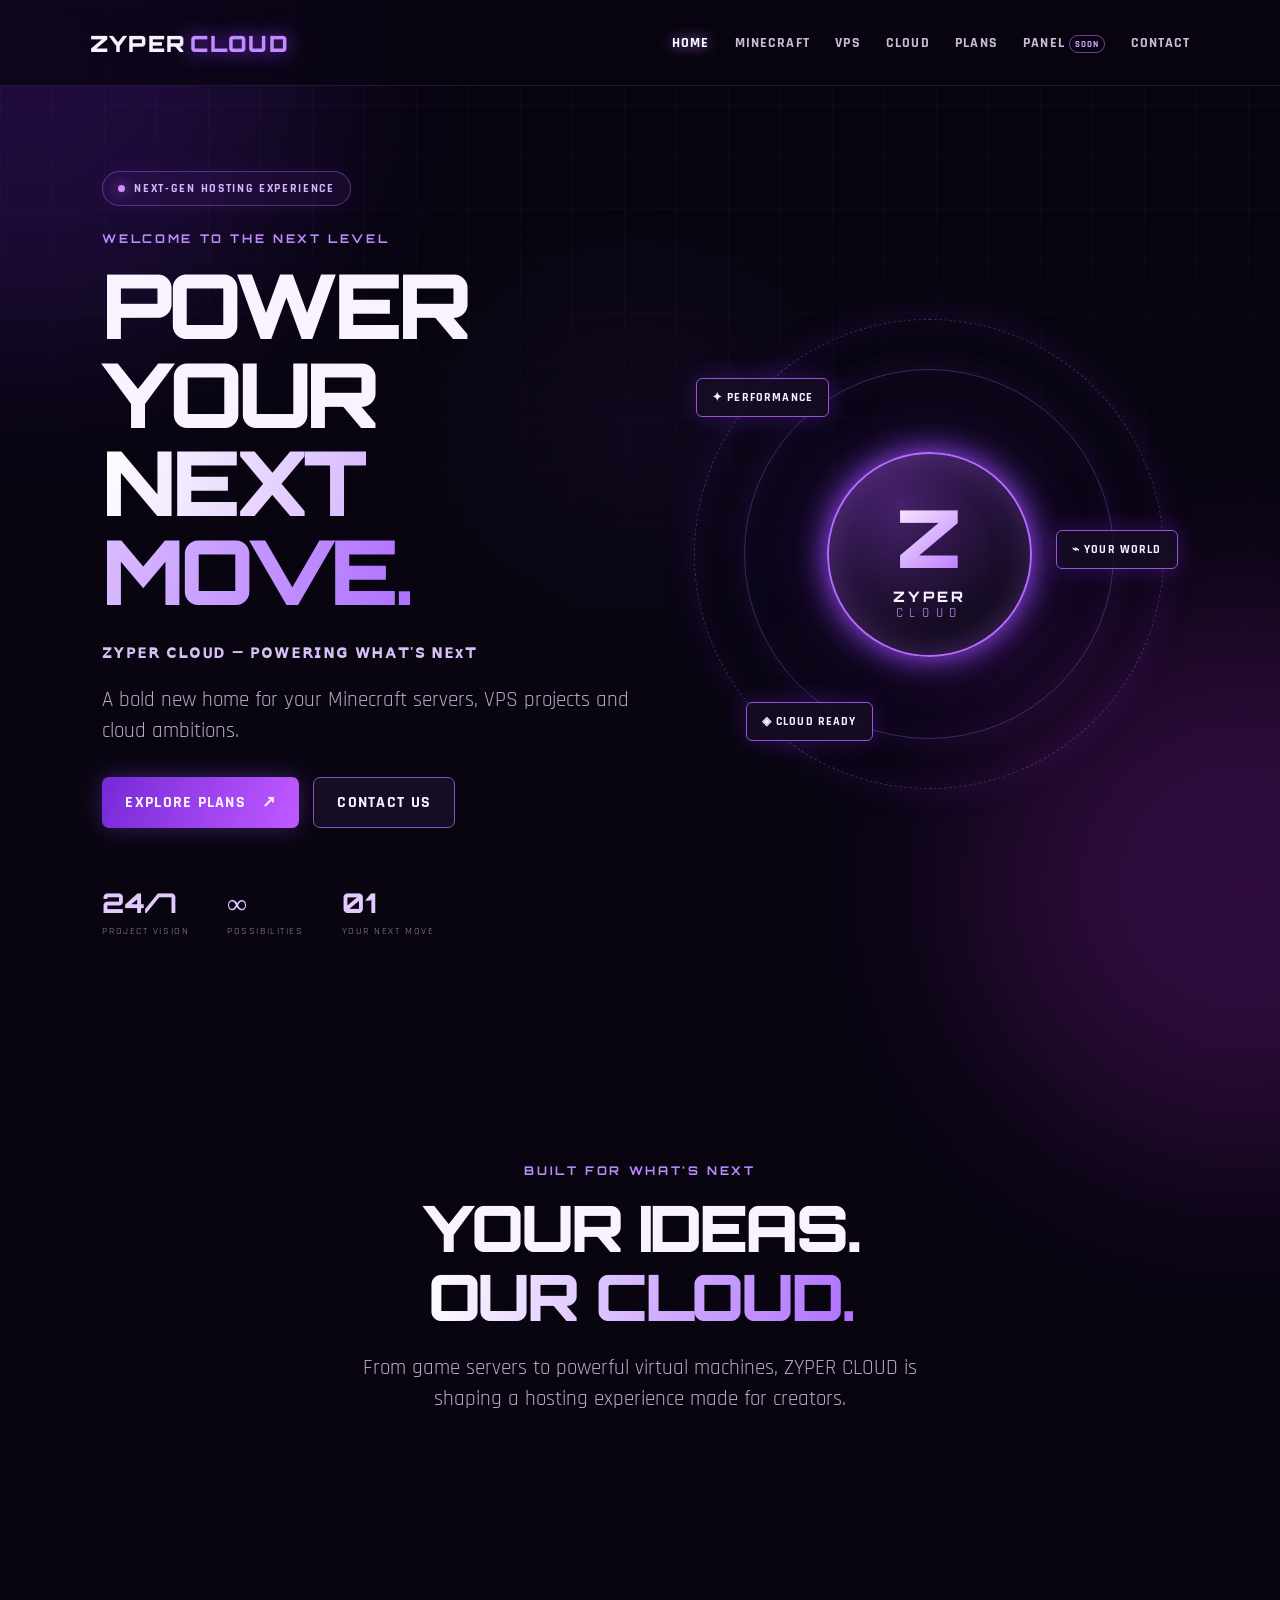
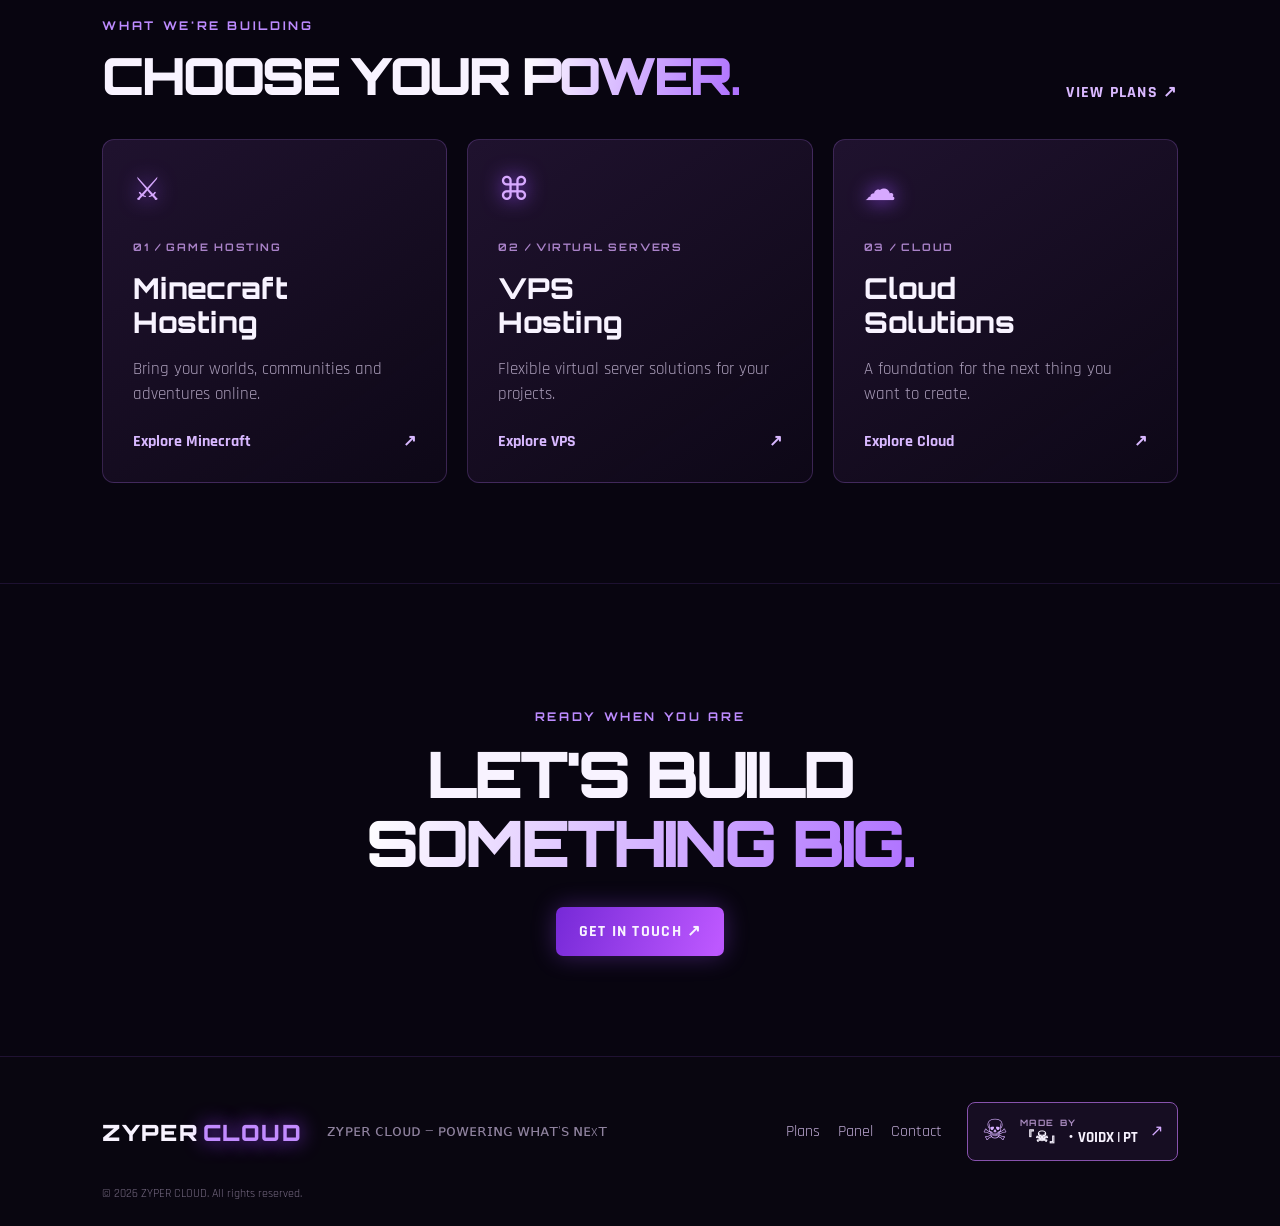
<file: index.html>
<!doctype html>
<html lang="en">
<head>
  <meta charset="utf-8"><meta name="viewport" content="width=device-width,initial-scale=1">
  <meta name="theme-color" content="#080510"><meta name="description" content="ZYPER CLOUD — Powering what's next. Minecraft, VPS and cloud hosting.">
  <title>ZYPER CLOUD — Powering what's next</title><link rel="stylesheet" href="styles.css">
</head>
<body>
<div class="bg-grid"></div><div class="orb orb-a"></div><div class="orb orb-b"></div><div class="cursor-glow"></div>
<header class="header"><a class="logo" href="index.html">ZYPER<span>CLOUD</span></a><button class="menu-toggle" aria-label="Open menu">☰</button>
<nav class="nav"><a class="active" href="index.html">Home</a><a href="minecraft.html">Minecraft</a><a href="vps.html">VPS</a><a href="cloud.html">Cloud</a><a href="plans.html">Plans</a><a href="panel.html">Panel <small>SOON</small></a><a href="contact.html">Contact</a></nav>
</header>
<main>
<section class="hero section">
  <div class="hero-copy reveal"><div class="pill"><i></i> NEXT-GEN HOSTING EXPERIENCE</div>
    <p class="eyebrow">WELCOME TO THE NEXT LEVEL</p>
    <h1>POWER YOUR<br><span class="gradient">NEXT MOVE.</span></h1>
    <p class="tagline">ᴢʏᴘᴇʀ ᴄʟᴏᴜᴅ — ᴘᴏᴡᴇʀɪɴɢ ᴡʜᴀᴛ'ꜱ ɴᴇxᴛ</p>
    <p class="lead">A bold new home for your Minecraft servers, VPS projects and cloud ambitions.</p>
    <div class="actions"><a class="btn primary" href="plans.html">Explore plans <span>↗</span></a><a class="btn secondary" href="contact.html">Contact us</a></div>
    <div class="hero-stats"><div><strong>24/7</strong><span>PROJECT VISION</span></div><div><strong>∞</strong><span>POSSIBILITIES</span></div><div><strong>01</strong><span>YOUR NEXT MOVE</span></div></div>
  </div>
  <div class="hero-art reveal"><div class="ring ring-one"></div><div class="ring ring-two"></div><div class="core"><span> Z </span><b>ZYPER</b><small>CLOUD</small></div><div class="float-chip chip-one">✦ PERFORMANCE</div><div class="float-chip chip-two">⌁ YOUR WORLD</div><div class="float-chip chip-three">◈ CLOUD READY</div></div>
</section>
<section class="section intro reveal"><p class="eyebrow">BUILT FOR WHAT'S NEXT</p><h2>YOUR IDEAS.<br><span class="gradient">OUR CLOUD.</span></h2><p class="lead">From game servers to powerful virtual machines, ZYPER CLOUD is shaping a hosting experience made for creators.</p></section>
<section class="section cards-section"><div class="section-head reveal"><div><p class="eyebrow">WHAT WE'RE BUILDING</p><h2>CHOOSE YOUR <span class="gradient">POWER.</span></h2></div><a class="text-link" href="plans.html">View plans ↗</a></div>
<div class="cards">
  <a class="service-card reveal" href="minecraft.html"><div class="card-icon">⚔</div><span class="card-kicker">01 / GAME HOSTING</span><h3>Minecraft<br>Hosting</h3><p>Bring your worlds, communities and adventures online.</p><b>Explore Minecraft <span>↗</span></b><div class="card-glow"></div></a>
  <a class="service-card reveal" href="vps.html"><div class="card-icon">⌘</div><span class="card-kicker">02 / VIRTUAL SERVERS</span><h3>VPS<br>Hosting</h3><p>Flexible virtual server solutions for your projects.</p><b>Explore VPS <span>↗</span></b><div class="card-glow"></div></a>
  <a class="service-card reveal" href="cloud.html"><div class="card-icon">☁</div><span class="card-kicker">03 / CLOUD</span><h3>Cloud<br>Solutions</h3><p>A foundation for the next thing you want to create.</p><b>Explore Cloud <span>↗</span></b><div class="card-glow"></div></a>
</div></section>
<section class="cta section reveal"><p class="eyebrow">READY WHEN YOU ARE</p><h2>LET'S BUILD<br><span class="gradient">SOMETHING BIG.</span></h2><a class="btn primary" href="contact.html">Get in touch ↗</a></section>
</main>
<footer class="footer"><a class="logo" href="index.html">ZYPER<span>CLOUD</span></a><p>ᴢʏᴘᴇʀ ᴄʟᴏᴜᴅ — ᴘᴏᴡᴇʀɪɴɢ ᴡʜᴀᴛ'ꜱ ɴᴇxᴛ</p><div class="footer-links"><a href="plans.html">Plans</a><a href="panel.html">Panel</a><a href="contact.html">Contact</a></div><a class="creator" href="profile.html"><span class="skull">☠</span><span><small>MADE BY</small><b>『☠』・VOIDX | PT</b></span><em>↗</em></a><small class="copyright">© 2026 ZYPER CLOUD. All rights reserved.</small></footer>
<script src="script.js"></script></body></html>
</file>
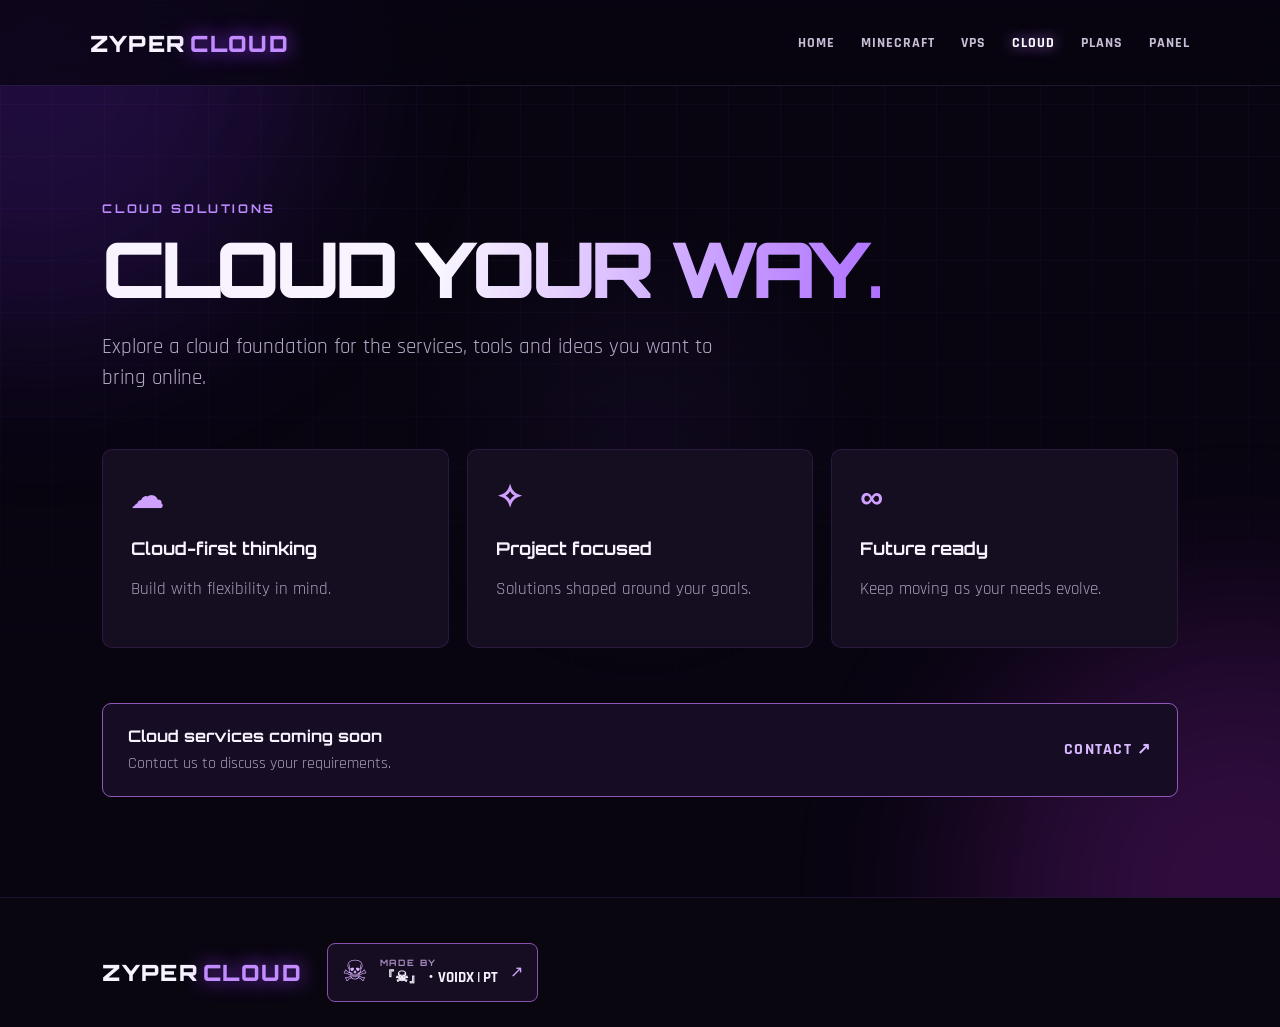
<file: cloud.html>
<!doctype html><html lang="en"><head><meta charset="utf-8"><meta name="viewport" content="width=device-width,initial-scale=1"><title>Cloud Solutions — ZYPER CLOUD</title><link rel="stylesheet" href="styles.css"></head><body><div class="bg-grid"></div><div class="orb orb-a"></div><div class="orb orb-b"></div><header class="header"><a class="logo" href="index.html">ZYPER<span>CLOUD</span></a><nav class="nav"><a href="index.html">Home</a><a href="minecraft.html">Minecraft</a><a href="vps.html">VPS</a><a class="active" href="cloud.html">Cloud</a><a href="plans.html">Plans</a><a href="panel.html">Panel</a></nav></header><main class="subpage section"><p class="eyebrow reveal">CLOUD SOLUTIONS</p><h1 class="reveal">CLOUD <span class="gradient">YOUR WAY.</span></h1><p class="lead reveal">Explore a cloud foundation for the services, tools and ideas you want to bring online.</p><div class="feature-grid"><div class="feature reveal"><b>☁</b><h3>Cloud-first thinking</h3><p>Build with flexibility in mind.</p></div><div class="feature reveal"><b>✧</b><h3>Project focused</h3><p>Solutions shaped around your goals.</p></div><div class="feature reveal"><b>∞</b><h3>Future ready</h3><p>Keep moving as your needs evolve.</p></div></div><div class="notice reveal"><div><b>Cloud services coming soon</b><p>Contact us to discuss your requirements.</p></div><a class="text-link" href="contact.html">Contact ↗</a></div></main><footer class="footer"><a class="logo" href="index.html">ZYPER<span>CLOUD</span></a><a class="creator" href="profile.html"><span class="skull">☠</span><span><small>MADE BY</small><b>『☠』・VOIDX | PT</b></span><em>↗</em></a></footer><script src="script.js"></script></body></html>
</file>
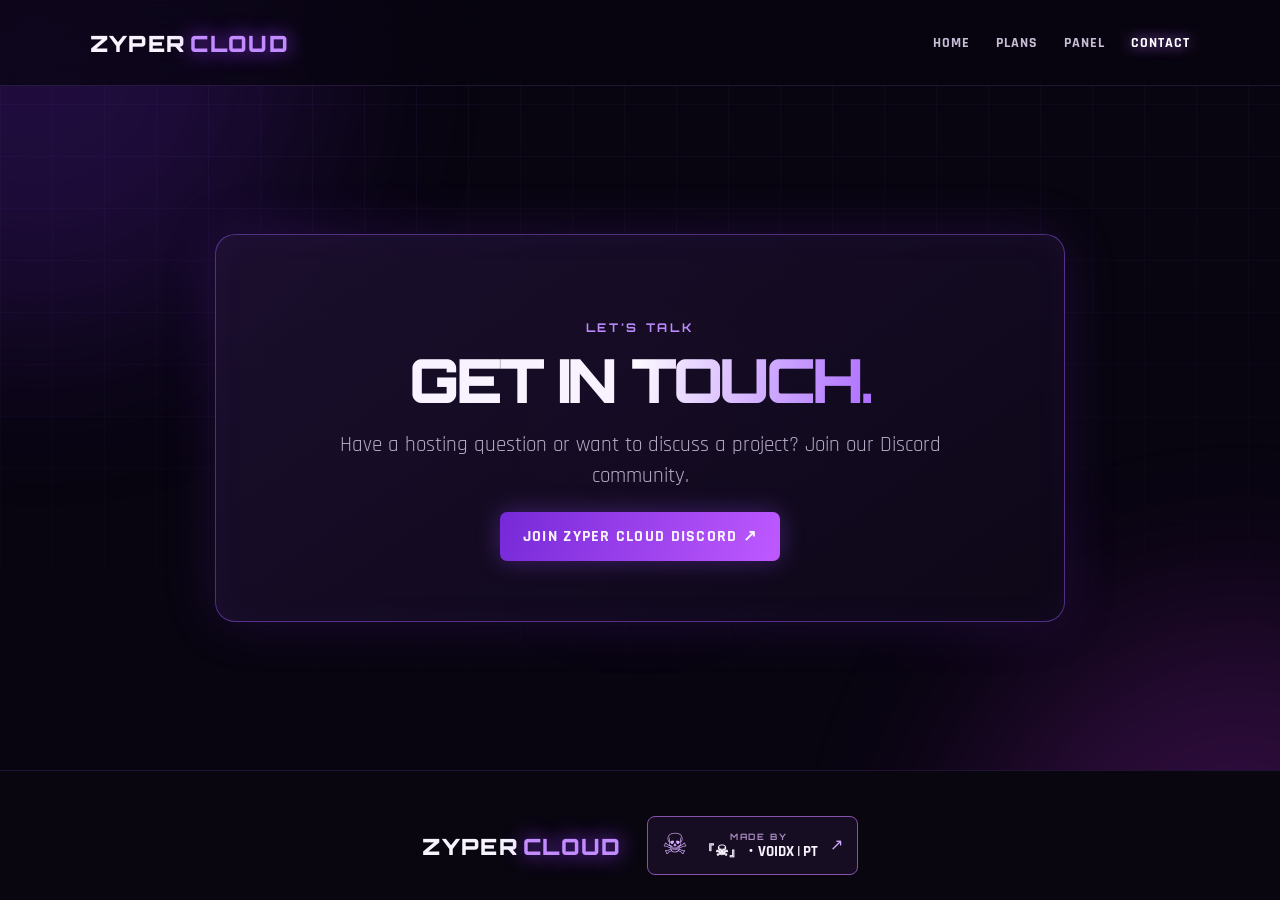
<file: contact.html>
<!doctype html><html lang="en"><head><meta charset="utf-8"><meta name="viewport" content="width=device-width,initial-scale=1"><title>Contact — ZYPER CLOUD</title><link rel="stylesheet" href="styles.css"></head><body><div class="bg-grid"></div><div class="orb orb-a"></div><div class="orb orb-b"></div><header class="header"><a class="logo" href="index.html">ZYPER<span>CLOUD</span></a><nav class="nav"><a href="index.html">Home</a><a href="plans.html">Plans</a><a href="panel.html">Panel</a><a class="active" href="contact.html">Contact</a></nav></header><main class="profile-wrap"><section class="profile-card reveal"><p class="eyebrow">LET'S TALK</p><h1>GET IN <span class="gradient">TOUCH.</span></h1><p class="lead">Have a hosting question or want to discuss a project? Join our Discord community.</p><a class="btn primary" href="https://discord.gg/63nMBw5c4" target="_blank" rel="noopener">Join ZYPER CLOUD Discord ↗</a></section></main><footer class="footer compact"><a class="logo" href="index.html">ZYPER<span>CLOUD</span></a><a class="creator" href="profile.html"><span class="skull">☠</span><span><small>MADE BY</small><b>『☠』・VOIDX | PT</b></span><em>↗</em></a></footer><script src="script.js"></script></body></html>
</file>
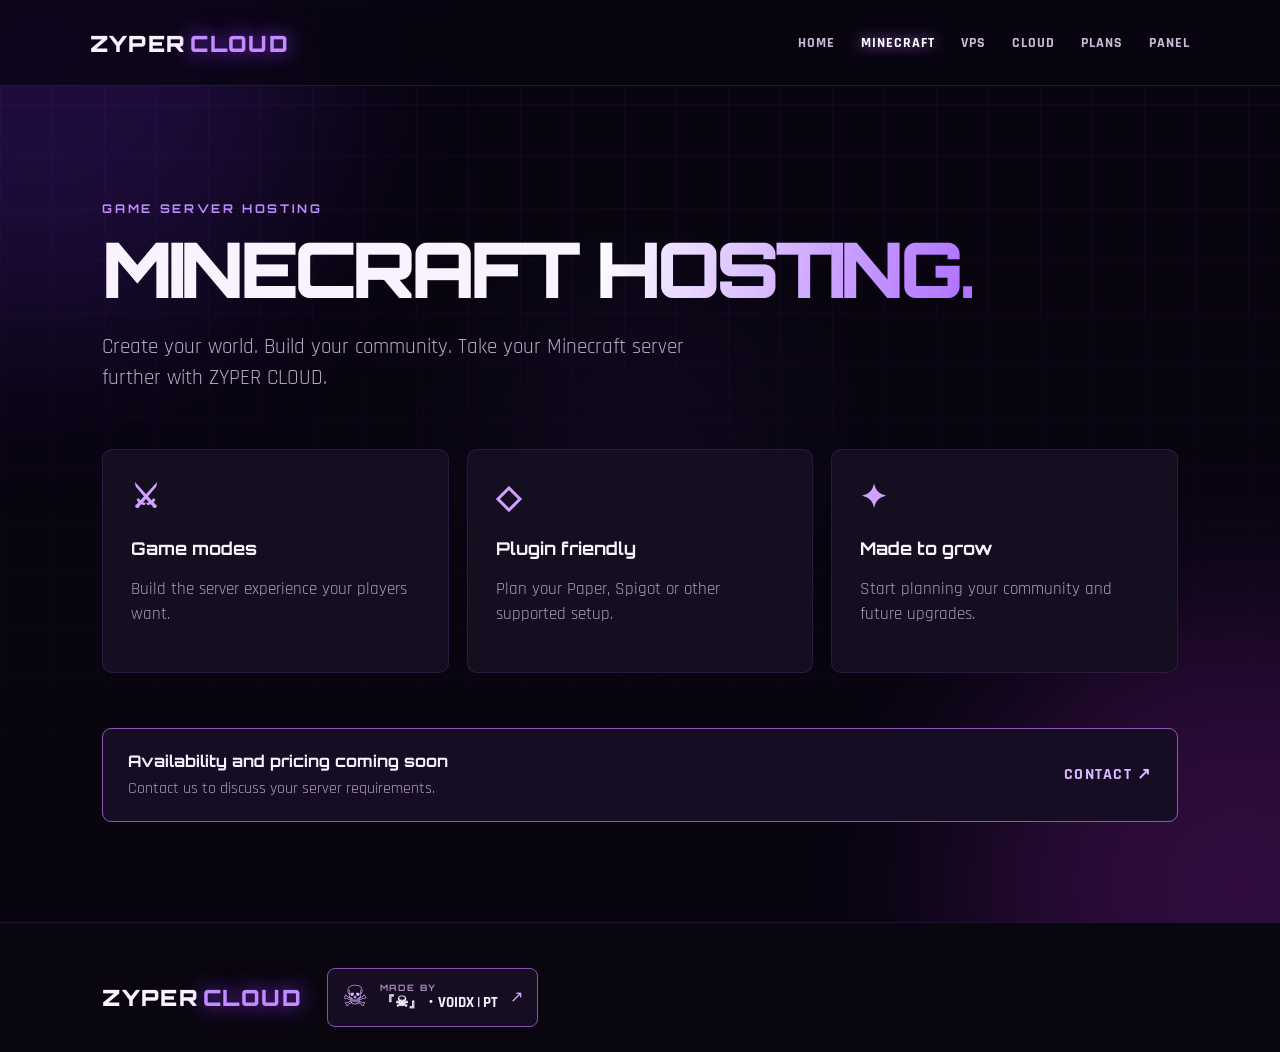
<file: minecraft.html>
<!doctype html><html lang="en"><head><meta charset="utf-8"><meta name="viewport" content="width=device-width,initial-scale=1"><title>Minecraft Hosting — ZYPER CLOUD</title><link rel="stylesheet" href="styles.css"></head><body><div class="bg-grid"></div><div class="orb orb-a"></div><div class="orb orb-b"></div><header class="header"><a class="logo" href="index.html">ZYPER<span>CLOUD</span></a><nav class="nav"><a href="index.html">Home</a><a class="active" href="minecraft.html">Minecraft</a><a href="vps.html">VPS</a><a href="cloud.html">Cloud</a><a href="plans.html">Plans</a><a href="panel.html">Panel</a></nav></header><main class="subpage section"><p class="eyebrow reveal">GAME SERVER HOSTING</p><h1 class="reveal">MINECRAFT <span class="gradient">HOSTING.</span></h1><p class="lead reveal">Create your world. Build your community. Take your Minecraft server further with ZYPER CLOUD.</p><div class="feature-grid"><div class="feature reveal"><b>⚔</b><h3>Game modes</h3><p>Build the server experience your players want.</p></div><div class="feature reveal"><b>◇</b><h3>Plugin friendly</h3><p>Plan your Paper, Spigot or other supported setup.</p></div><div class="feature reveal"><b>✦</b><h3>Made to grow</h3><p>Start planning your community and future upgrades.</p></div></div><div class="notice reveal"><div><b>Availability and pricing coming soon</b><p>Contact us to discuss your server requirements.</p></div><a class="text-link" href="contact.html">Contact ↗</a></div></main><footer class="footer"><a class="logo" href="index.html">ZYPER<span>CLOUD</span></a><a class="creator" href="profile.html"><span class="skull">☠</span><span><small>MADE BY</small><b>『☠』・VOIDX | PT</b></span><em>↗</em></a></footer><script src="script.js"></script></body></html>
</file>
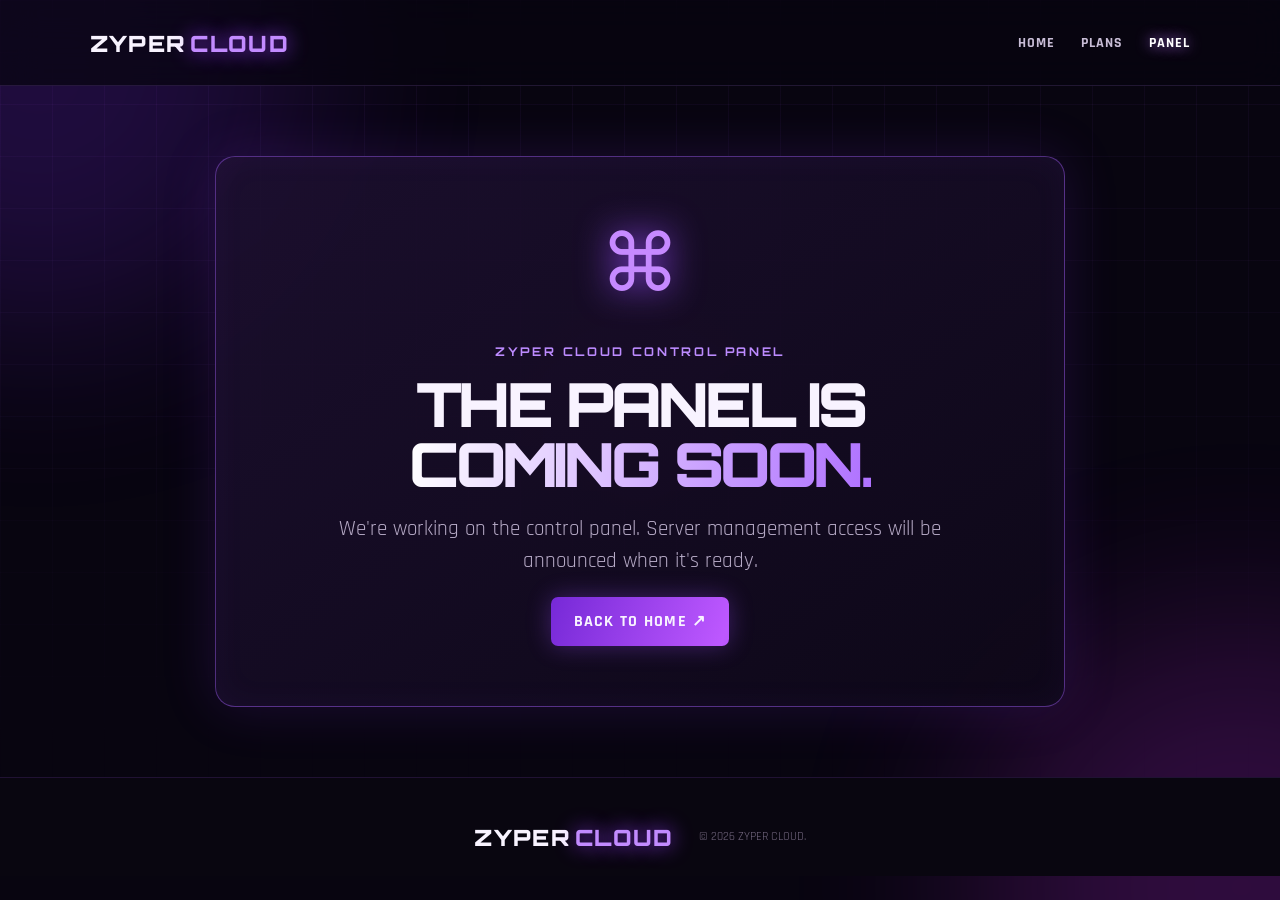
<file: panel.html>
<!doctype html><html lang="en"><head><meta charset="utf-8"><meta name="viewport" content="width=device-width,initial-scale=1"><title>Panel — ZYPER CLOUD</title><link rel="stylesheet" href="styles.css"></head><body><div class="bg-grid"></div><div class="orb orb-a"></div><div class="orb orb-b"></div><header class="header"><a class="logo" href="index.html">ZYPER<span>CLOUD</span></a><nav class="nav"><a href="index.html">Home</a><a href="plans.html">Plans</a><a class="active" href="panel.html">Panel</a></nav></header><main class="profile-wrap"><section class="profile-card reveal"><div class="panel-symbol">⌘</div><p class="eyebrow">ZYPER CLOUD CONTROL PANEL</p><h1>THE PANEL IS<br><span class="gradient">COMING SOON.</span></h1><p class="lead">We're working on the control panel. Server management access will be announced when it's ready.</p><a class="btn primary" href="index.html">Back to home ↗</a></section></main><footer class="footer compact"><a class="logo" href="index.html">ZYPER<span>CLOUD</span></a><small class="copyright">© 2026 ZYPER CLOUD.</small></footer><script src="script.js"></script></body></html>
</file>
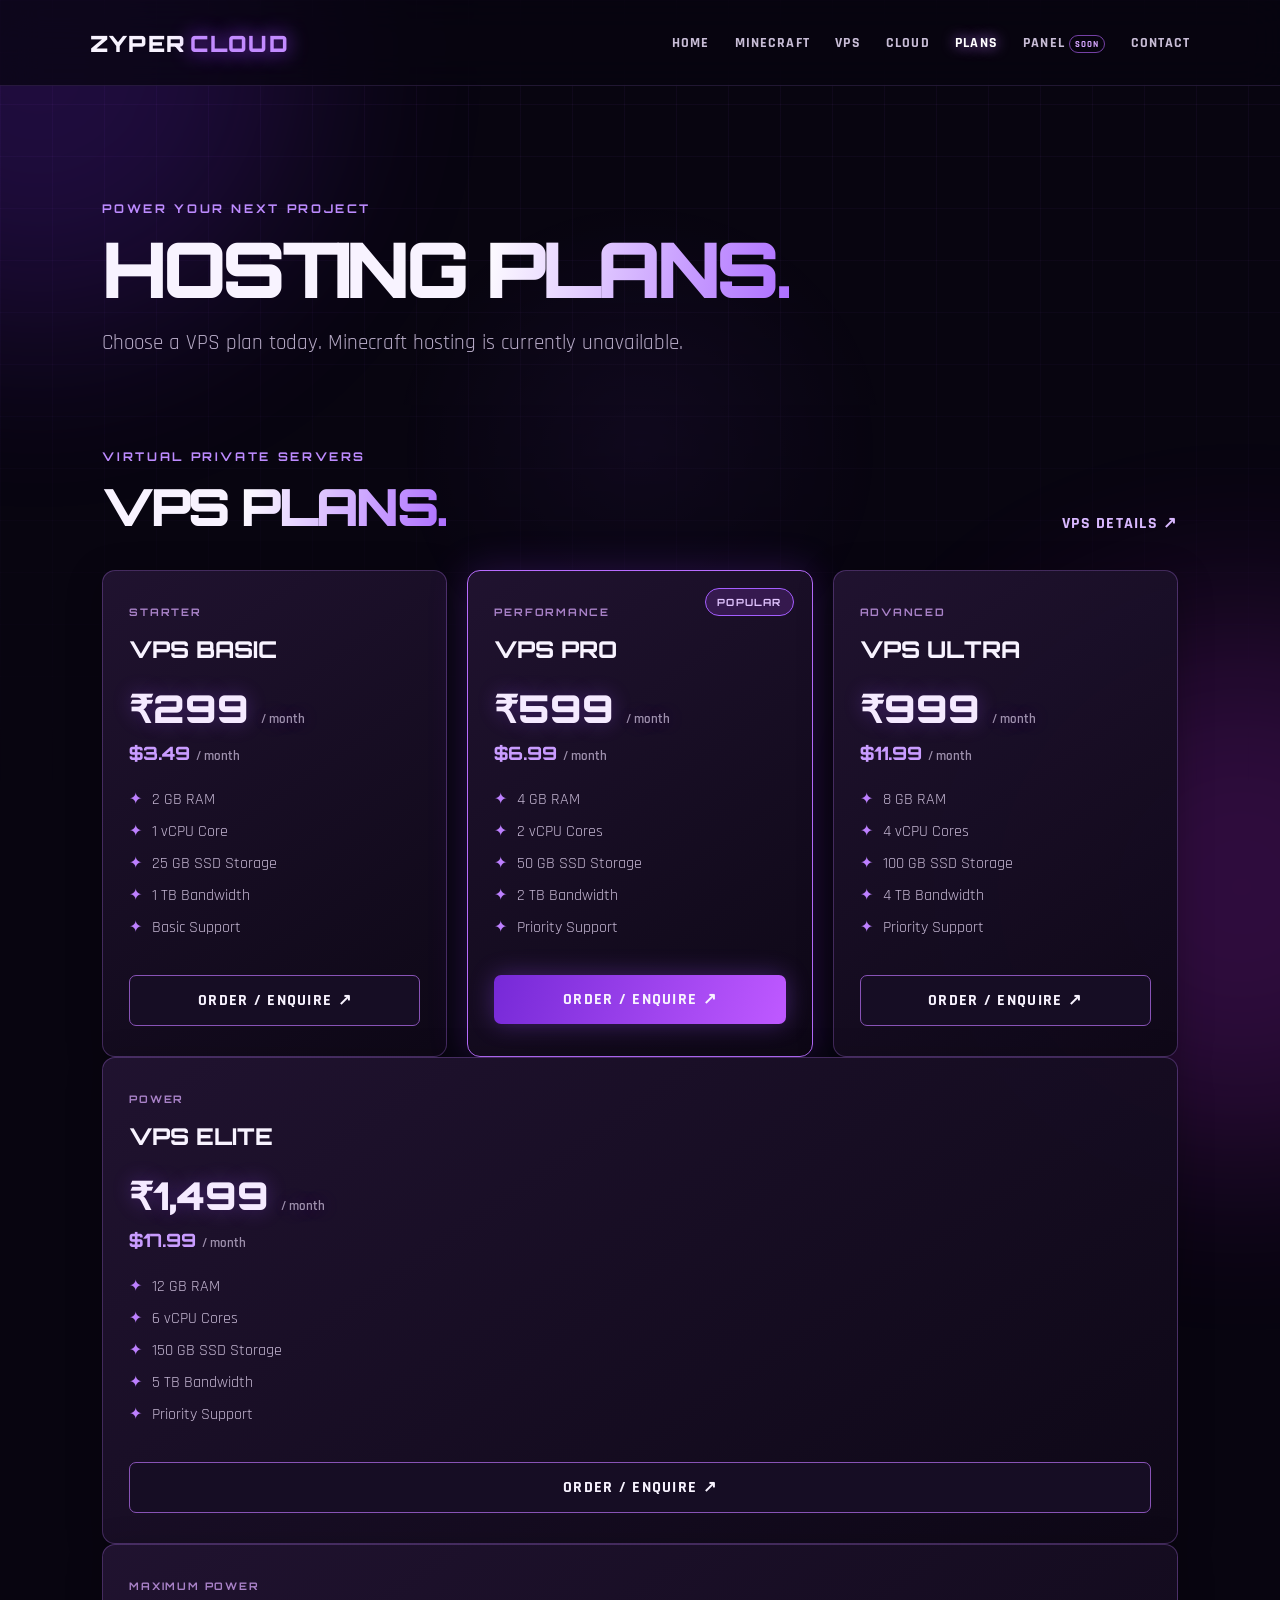
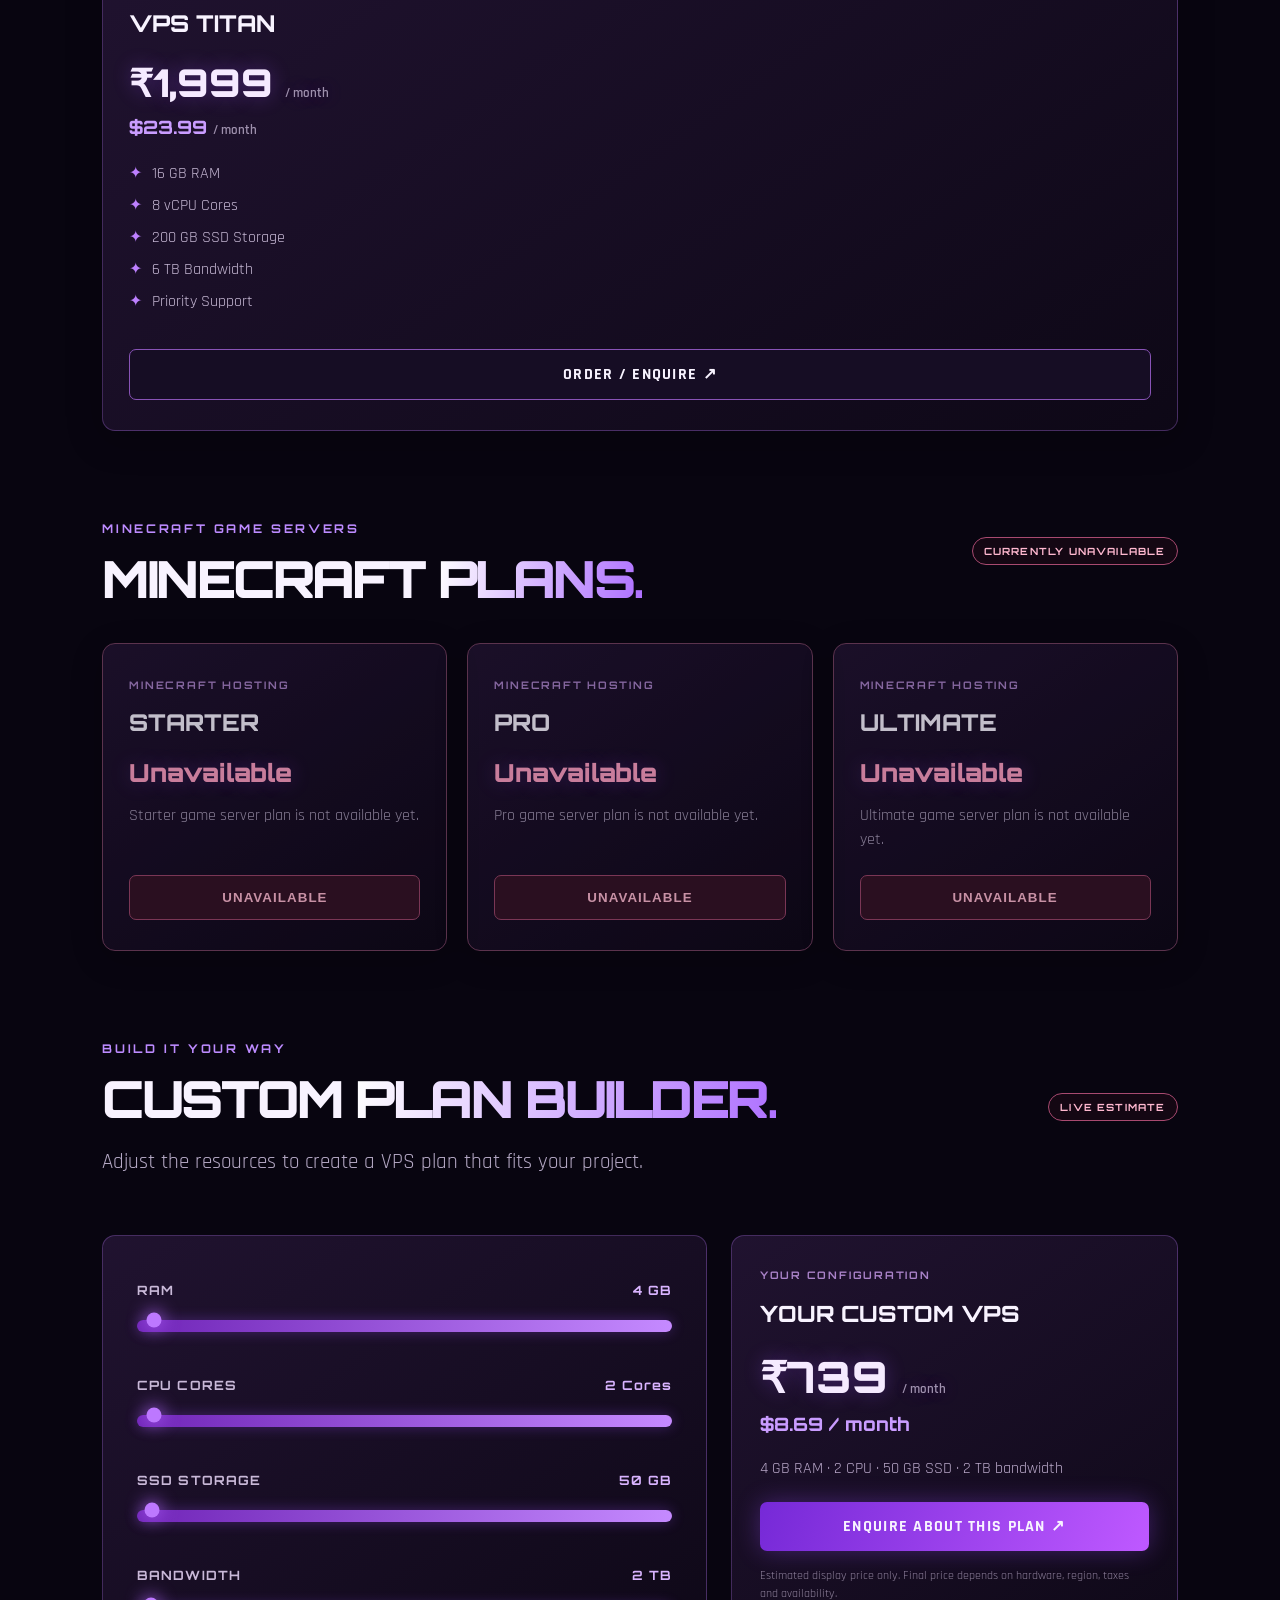
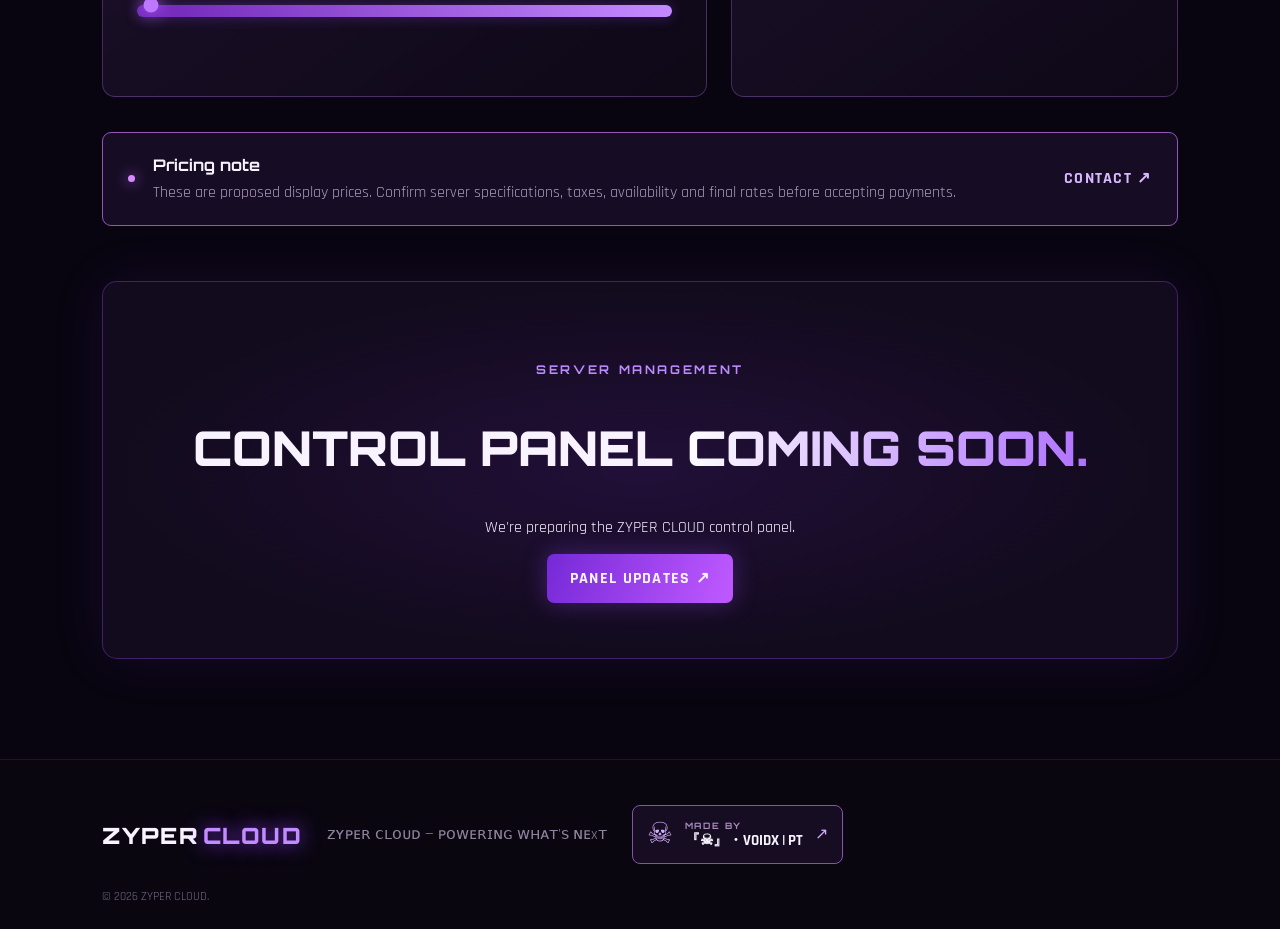
<file: plans.html>
<!doctype html>
<html lang="en">
<head>
<meta charset="utf-8"><meta name="viewport" content="width=device-width,initial-scale=1">
<title>Hosting Plans — ZYPER CLOUD</title><link rel="stylesheet" href="styles.css">
</head>
<body>
<div class="bg-grid"></div><div class="orb orb-a"></div><div class="orb orb-b"></div>
<header class="header">
<a class="logo" href="index.html">ZYPER<span>CLOUD</span></a>
<button class="menu-toggle" aria-label="Open menu">☰</button>
<nav class="nav"><a href="index.html">Home</a><a href="minecraft.html">Minecraft</a><a href="vps.html">VPS</a><a href="cloud.html">Cloud</a><a class="active" href="plans.html">Plans</a><a href="panel.html">Panel <small>SOON</small></a><a href="contact.html">Contact</a></nav>
</header>
<main class="subpage section">
<div class="reveal"><p class="eyebrow">POWER YOUR NEXT PROJECT</p><h1>HOSTING <span class="gradient">PLANS.</span></h1><p class="lead">Choose a VPS plan today. Minecraft hosting is currently unavailable.</p></div>

<section class="pricing-section reveal">
<div class="section-head"><div><p class="eyebrow">VIRTUAL PRIVATE SERVERS</p><h2>VPS <span class="gradient">PLANS.</span></h2></div><a class="text-link" href="vps.html">VPS details ↗</a></div>
<div class="price-grid">
<article class="price-card"><span class="card-kicker">STARTER</span><h3>VPS BASIC</h3><div class="price">₹299 <small>/ month</small></div><div class="usd-price">$3.49 <small>/ month</small></div><ul><li>2 GB RAM</li><li>1 vCPU Core</li><li>25 GB SSD Storage</li><li>1 TB Bandwidth</li><li>Basic Support</li></ul><a class="btn secondary" href="contact.html">Order / Enquire ↗</a></article>
<article class="price-card featured"><span class="popular-tag">POPULAR</span><span class="card-kicker">PERFORMANCE</span><h3>VPS PRO</h3><div class="price">₹599 <small>/ month</small></div><div class="usd-price">$6.99 <small>/ month</small></div><ul><li>4 GB RAM</li><li>2 vCPU Cores</li><li>50 GB SSD Storage</li><li>2 TB Bandwidth</li><li>Priority Support</li></ul><a class="btn primary" href="contact.html">Order / Enquire ↗</a></article>
<article class="price-card"><span class="card-kicker">ADVANCED</span><h3>VPS ULTRA</h3><div class="price">₹999 <small>/ month</small></div><div class="usd-price">$11.99 <small>/ month</small></div><ul><li>8 GB RAM</li><li>4 vCPU Cores</li><li>100 GB SSD Storage</li><li>4 TB Bandwidth</li><li>Priority Support</li></ul><a class="btn secondary" href="contact.html">Order / Enquire ↗</a></article>
</div>
</section>


<article class="price-card"><span class="card-kicker">POWER</span><h3>VPS ELITE</h3><div class="price">₹1,499 <small>/ month</small></div><div class="usd-price">$17.99 <small>/ month</small></div><ul><li>12 GB RAM</li><li>6 vCPU Cores</li><li>150 GB SSD Storage</li><li>5 TB Bandwidth</li><li>Priority Support</li></ul><a class="btn secondary" href="contact.html">Order / Enquire ↗</a></article>
<article class="price-card"><span class="card-kicker">MAXIMUM POWER</span><h3>VPS TITAN</h3><div class="price">₹1,999 <small>/ month</small></div><div class="usd-price">$23.99 <small>/ month</small></div><ul><li>16 GB RAM</li><li>8 vCPU Cores</li><li>200 GB SSD Storage</li><li>6 TB Bandwidth</li><li>Priority Support</li></ul><a class="btn secondary" href="contact.html">Order / Enquire ↗</a></article>

<section class="pricing-section reveal">
<div class="section-head"><div><p class="eyebrow">MINECRAFT GAME SERVERS</p><h2>MINECRAFT <span class="gradient">PLANS.</span></h2></div><span class="availability-pill">CURRENTLY UNAVAILABLE</span></div>
<div class="price-grid minecraft-prices">
<article class="price-card unavailable"><span class="card-kicker">MINECRAFT HOSTING</span><h3>STARTER</h3><div class="price">Unavailable</div><p>Starter game server plan is not available yet.</p><button class="btn secondary" disabled>Unavailable</button></article>
<article class="price-card unavailable"><span class="card-kicker">MINECRAFT HOSTING</span><h3>PRO</h3><div class="price">Unavailable</div><p>Pro game server plan is not available yet.</p><button class="btn secondary" disabled>Unavailable</button></article>
<article class="price-card unavailable"><span class="card-kicker">MINECRAFT HOSTING</span><h3>ULTIMATE</h3><div class="price">Unavailable</div><p>Ultimate game server plan is not available yet.</p><button class="btn secondary" disabled>Unavailable</button></article>
</div>
</section>


<section class="pricing-section reveal custom-builder" id="custom-plan">
  <div class="section-head"><div><p class="eyebrow">BUILD IT YOUR WAY</p><h2>CUSTOM <span class="gradient">PLAN BUILDER.</span></h2><p class="lead">Adjust the resources to create a VPS plan that fits your project.</p></div><span class="availability-pill">LIVE ESTIMATE</span></div>
  <div class="custom-layout">
    <div class="custom-controls">
      <div class="range-row"><label for="ramRange">RAM <b id="ramValue">4 GB</b></label><input id="ramRange" type="range" min="2" max="128" step="2" value="4"></div>
      <div class="range-row"><label for="cpuRange">CPU CORES <b id="cpuValue">2 Cores</b></label><input id="cpuRange" type="range" min="1" max="64" step="1" value="2"></div>
      <div class="range-row"><label for="diskRange">SSD STORAGE <b id="diskValue">50 GB</b></label><input id="diskRange" type="range" min="25" max="2000" step="25" value="50"></div>
      <div class="range-row"><label for="bandwidthRange">BANDWIDTH <b id="bandwidthValue">2 TB</b></label><input id="bandwidthRange" type="range" min="1" max="100" step="1" value="2"></div>
    </div>
    <div class="custom-summary">
      <span class="card-kicker">YOUR CONFIGURATION</span>
      <h3>YOUR CUSTOM VPS</h3>
      <div class="custom-price" id="customInr">₹599 <small>/ month</small></div>
      <div class="usd-price" id="customUsd">$6.99 / month</div>
      <p id="customSpecs">4 GB RAM · 2 CPU · 50 GB SSD · 2 TB bandwidth</p>
      <a class="btn primary" id="customOrder" href="contact.html">Enquire about this plan ↗</a>
      <small class="estimate-note">Estimated display price only. Final price depends on hardware, region, taxes and availability.</small>
    </div>
  </div>
</section>

<div class="notice reveal"><span class="notice-dot"></span><div><b>Pricing note</b><p>These are proposed display prices. Confirm server specifications, taxes, availability and final rates before accepting payments.</p></div><a class="text-link" href="contact.html">Contact ↗</a></div>
<div class="panel-banner reveal"><p class="eyebrow">SERVER MANAGEMENT</p><h2>CONTROL PANEL <span class="gradient">COMING SOON.</span></h2><p>We're preparing the ZYPER CLOUD control panel.</p><a class="btn primary" href="panel.html">Panel updates ↗</a></div>
</main>
<footer class="footer"><a class="logo" href="index.html">ZYPER<span>CLOUD</span></a><p>ᴢʏᴘᴇʀ ᴄʟᴏᴜᴅ — ᴘᴏᴡᴇʀɪɴɢ ᴡʜᴀᴛ'ꜱ ɴᴇxᴛ</p><a class="creator" href="profile.html"><span class="skull">☠</span><span><small>MADE BY</small><b>『☠』・VOIDX | PT</b></span><em>↗</em></a><small class="copyright">© 2026 ZYPER CLOUD.</small></footer>
<script src="script.js"></script>
</body></html>
</file>
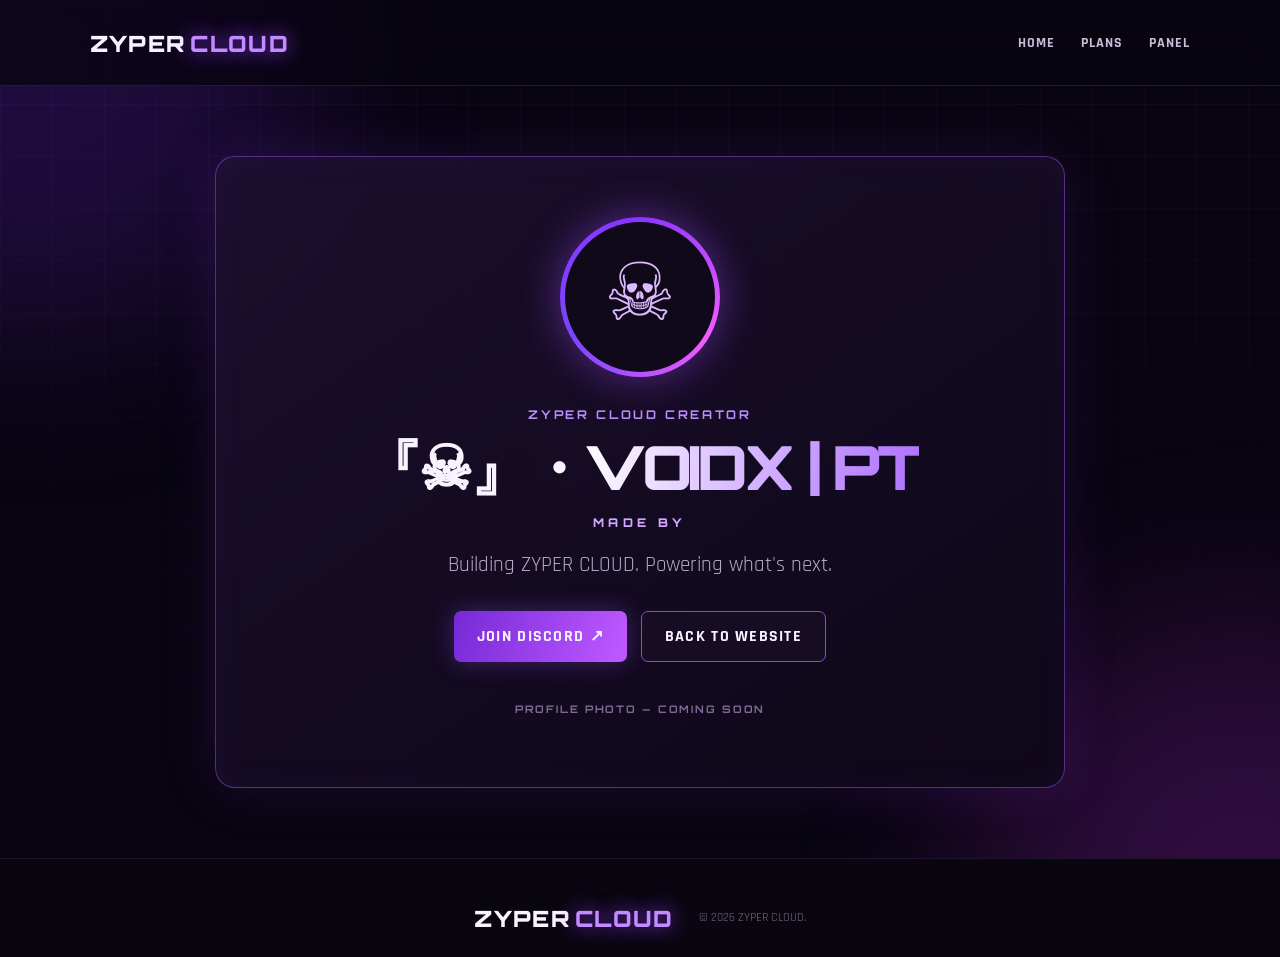
<file: profile.html>
<!doctype html><html lang="en"><head><meta charset="utf-8"><meta name="viewport" content="width=device-width,initial-scale=1"><meta name="theme-color" content="#080510"><title>『☠』・VOIDX | PT — ZYPER CLOUD</title><link rel="stylesheet" href="styles.css"></head><body class="profile-page"><div class="bg-grid"></div><div class="orb orb-a"></div><div class="orb orb-b"></div><header class="header"><a class="logo" href="index.html">ZYPER<span>CLOUD</span></a><nav class="nav"><a href="index.html">Home</a><a href="plans.html">Plans</a><a href="panel.html">Panel</a></nav></header><main class="profile-wrap"><section class="profile-card reveal"><div class="avatar-orbit"><div class="avatar">☠</div></div><p class="eyebrow">ZYPER CLOUD CREATOR</p><h1>『☠』・<span class="gradient">VOIDX | PT</span></h1><div class="role">MADE BY</div><p class="lead">Building ZYPER CLOUD. Powering what's next.</p><div class="actions center"><a class="btn primary" href="https://discord.gg/63nMBw5c4" target="_blank" rel="noopener">Join Discord ↗</a><a class="btn secondary" href="index.html">Back to website</a></div><p class="photo-later">PROFILE PHOTO — COMING SOON</p></section></main><footer class="footer compact"><a class="logo" href="index.html">ZYPER<span>CLOUD</span></a><small class="copyright">© 2026 ZYPER CLOUD.</small></footer><script src="script.js"></script></body></html>
</file>
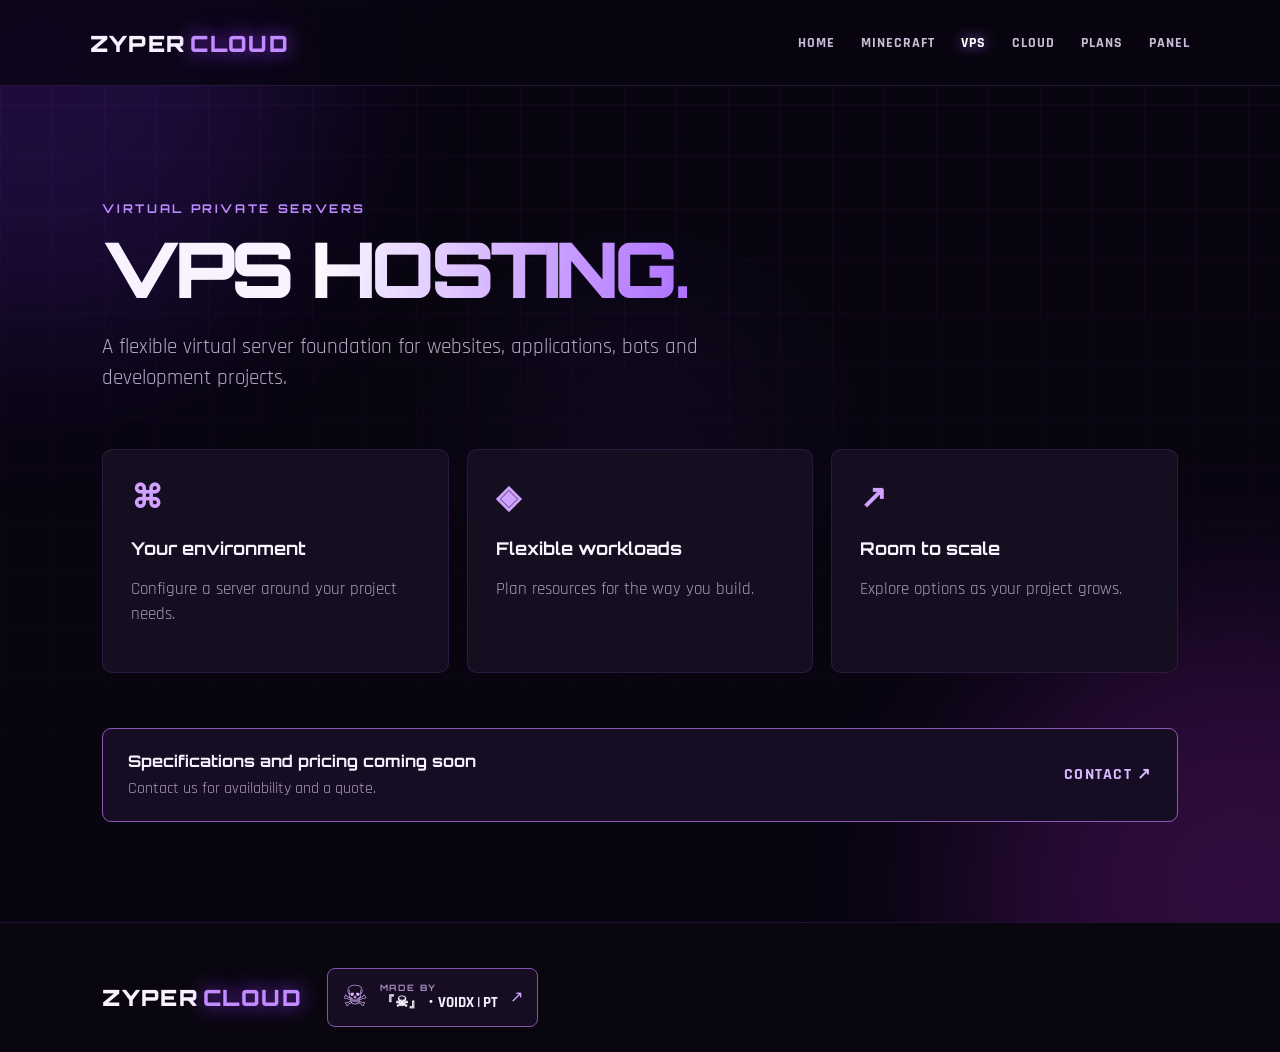
<file: vps.html>
<!doctype html><html lang="en"><head><meta charset="utf-8"><meta name="viewport" content="width=device-width,initial-scale=1"><title>VPS Hosting — ZYPER CLOUD</title><link rel="stylesheet" href="styles.css"></head><body><div class="bg-grid"></div><div class="orb orb-a"></div><div class="orb orb-b"></div><header class="header"><a class="logo" href="index.html">ZYPER<span>CLOUD</span></a><nav class="nav"><a href="index.html">Home</a><a href="minecraft.html">Minecraft</a><a class="active" href="vps.html">VPS</a><a href="cloud.html">Cloud</a><a href="plans.html">Plans</a><a href="panel.html">Panel</a></nav></header><main class="subpage section"><p class="eyebrow reveal">VIRTUAL PRIVATE SERVERS</p><h1 class="reveal">VPS <span class="gradient">HOSTING.</span></h1><p class="lead reveal">A flexible virtual server foundation for websites, applications, bots and development projects.</p><div class="feature-grid"><div class="feature reveal"><b>⌘</b><h3>Your environment</h3><p>Configure a server around your project needs.</p></div><div class="feature reveal"><b>◈</b><h3>Flexible workloads</h3><p>Plan resources for the way you build.</p></div><div class="feature reveal"><b>↗</b><h3>Room to scale</h3><p>Explore options as your project grows.</p></div></div><div class="notice reveal"><div><b>Specifications and pricing coming soon</b><p>Contact us for availability and a quote.</p></div><a class="text-link" href="contact.html">Contact ↗</a></div></main><footer class="footer"><a class="logo" href="index.html">ZYPER<span>CLOUD</span></a><a class="creator" href="profile.html"><span class="skull">☠</span><span><small>MADE BY</small><b>『☠』・VOIDX | PT</b></span><em>↗</em></a></footer><script src="script.js"></script></body></html>
</file>
<file: styles.css>
@import url('https://fonts.googleapis.com/css2?family=Orbitron:wght@400;500;600;700;800;900&family=Rajdhani:wght@400;500;600;700&display=swap');
:root{--bg:#080510;--panel:#120b1d;--purple:#9b4dff;--pink:#ed4dff;--white:#f8f3ff;--muted:#b5a9c5;--mx:50vw;--my:50vh}
*{box-sizing:border-box}html{scroll-behavior:smooth}body{margin:0;background:var(--bg);color:var(--white);font-family:'Rajdhani',sans-serif;overflow-x:hidden}a{color:inherit;text-decoration:none}.bg-grid{position:fixed;inset:0;z-index:-3;pointer-events:none;background-image:linear-gradient(rgba(172,105,255,.055) 1px,transparent 1px),linear-gradient(90deg,rgba(172,105,255,.055) 1px,transparent 1px);background-size:52px 52px;mask-image:linear-gradient(to bottom,black,transparent 90%);animation:gridmove 22s linear infinite}.bg-grid:after{content:"";position:absolute;inset:0;background:radial-gradient(350px circle at var(--mx) var(--my),rgba(155,77,255,.12),transparent 70%)}.orb{position:fixed;width:42vw;height:42vw;border-radius:50%;filter:blur(100px);opacity:.19;z-index:-2;pointer-events:none}.orb-a{background:#852dff;left:-18vw;top:-16vw;animation:orbfloat 12s ease-in-out infinite}.orb-b{background:#d82dff;right:-18vw;bottom:-20vw;animation:orbfloat 15s ease-in-out infinite reverse}
.header{height:86px;padding:0 7%;display:flex;align-items:center;justify-content:space-between;border-bottom:1px solid rgba(184,130,255,.15);background:rgba(8,5,16,.72);backdrop-filter:blur(18px);position:sticky;top:0;z-index:20}.logo{font:900 1.4rem Orbitron,sans-serif;letter-spacing:.06em}.logo span{color:#c28bff;text-shadow:0 0 20px #963cff;margin-left:5px}.nav{display:flex;align-items:center;gap:clamp(12px,2vw,28px)}.nav a{font-weight:700;letter-spacing:.08em;text-transform:uppercase;font-size:.85rem;color:#c8bdd6;transition:.3s}.nav a:hover,.nav a.active{color:white;text-shadow:0 0 14px #bb78ff}.nav small{font-size:.58rem;color:#d7a7ff;border:1px solid #7541a5;border-radius:20px;padding:2px 5px}.menu-toggle{display:none;background:none;border:0;color:white;font-size:1.6rem}
.section{padding:100px 8%}.hero{min-height:680px;display:grid;grid-template-columns:1.05fr .95fr;align-items:center;gap:30px;padding-top:85px}.pill{display:inline-flex;align-items:center;gap:9px;padding:9px 15px;border:1px solid rgba(187,126,255,.35);border-radius:50px;color:#d6b6ff;font-size:.75rem;font-weight:700;letter-spacing:.14em;background:rgba(127,54,204,.1);box-shadow:0 0 25px #8b36ff19}.pill i,.notice-dot{width:7px;height:7px;border-radius:50%;background:#d58cff;box-shadow:0 0 13px #c15cff;animation:pulse 1.2s infinite}.eyebrow{font:700 .75rem Orbitron,sans-serif;letter-spacing:.22em;color:#bd8bff;margin:25px 0 15px}.hero h1,.subpage h1,.profile-card h1{font:900 clamp(3.1rem,7vw,6.7rem)/.99 Orbitron,sans-serif;letter-spacing:-.06em;margin:0}.gradient{background:linear-gradient(100deg,#fff 0%,#c69aff 28%,#9a4cff 52%,#f08aff 75%,#fff 100%);background-size:250% auto;color:transparent;background-clip:text;-webkit-background-clip:text;animation:shimmer 5s linear infinite}.tagline{font-size:1.12rem;letter-spacing:.1em;color:#d7c0f5;font-weight:700;margin:25px 0 10px}.lead{font-size:1.3rem;line-height:1.5;color:var(--muted);max-width:620px}.actions{display:flex;gap:14px;flex-wrap:wrap;margin-top:30px}.btn{display:inline-flex;align-items:center;justify-content:center;gap:16px;padding:14px 23px;border-radius:7px;font-weight:700;letter-spacing:.08em;text-transform:uppercase;transition:.35s;position:relative;overflow:hidden}.btn:hover{transform:translateY(-5px) scale(1.04);filter:brightness(1.2)}.primary{background:linear-gradient(110deg,#7629d7,#bd58ff,#7629d7);background-size:200%;box-shadow:0 0 24px #9b4dff55;animation:shimmer 4s linear infinite}.secondary{border:1px solid #8853b6;background:#160d24}.hero-stats{display:flex;gap:38px;margin-top:58px}.hero-stats div{display:grid;gap:4px}.hero-stats strong{font:800 1.7rem Orbitron;color:#e4c9ff}.hero-stats span{font-size:.65rem;letter-spacing:.15em;color:#9484a8}
.hero-art{height:490px;display:grid;place-items:center;position:relative}.ring{position:absolute;border:1px solid rgba(188,119,255,.3);border-radius:50%;box-shadow:0 0 35px #8f3dff22,inset 0 0 35px #8f3dff16}.ring-one{width:370px;height:370px;animation:spin 22s linear infinite}.ring-two{width:470px;height:470px;border-style:dashed;animation:spin 38s linear infinite reverse}.core{width:205px;height:205px;border-radius:50%;display:flex;flex-direction:column;align-items:center;justify-content:center;background:radial-gradient(circle at 35% 25%,#45216b,#10091b 70%);border:2px solid #b46bff;box-shadow:0 0 30px #9c4cff,0 0 100px #852dff55,inset 0 0 35px #b56aff55;animation:corepulse 3s ease-in-out infinite}.core span{font:900 5rem Orbitron;background:linear-gradient(140deg,#fff,#b66aff);color:transparent;background-clip:text}.core b{font:800 .9rem Orbitron;letter-spacing:.2em}.core small{letter-spacing:.5em;color:#cba4ff}.float-chip{position:absolute;padding:11px 15px;background:#160d25d9;border:1px solid #9853d5;border-radius:6px;box-shadow:0 0 25px #8c35ff44;font-size:.72rem;letter-spacing:.1em;font-weight:700;animation:float 4s ease-in-out infinite}.chip-one{top:14%;left:3%}.chip-two{right:0;top:45%;animation-delay:-1.5s}.chip-three{bottom:12%;left:13%;animation-delay:-2.5s}
.intro{text-align:center;max-width:980px;margin:auto}.intro h2,.section-head h2,.cta h2{font:900 clamp(2.4rem,5vw,4.5rem)/1.08 Orbitron;margin:0;letter-spacing:-.05em}.intro .lead{margin:22px auto}.cards-section{padding-top:55px}.section-head{display:flex;justify-content:space-between;align-items:end;margin-bottom:36px}.section-head h2{font-size:clamp(2rem,4vw,3.4rem)}.text-link{color:#d9b8ff;font-weight:700;letter-spacing:.08em;text-transform:uppercase}.cards{display:grid;grid-template-columns:repeat(3,1fr);gap:20px}.service-card{position:relative;overflow:hidden;padding:30px;min-height:310px;border:1px solid rgba(172,112,230,.25);border-radius:12px;background:linear-gradient(145deg,rgba(33,19,49,.95),rgba(14,8,23,.94));transition:transform .45s,border-color .45s,box-shadow .45s}.service-card:hover{transform:translateY(-13px) rotateX(3deg);border-color:#bd7aff;box-shadow:0 15px 55px #852dff30,0 0 25px #9b4dff22}.card-icon{font-size:2rem;color:#d7a9ff;margin-bottom:25px;text-shadow:0 0 20px #9b4dff}.card-kicker{font:700 .65rem Orbitron;color:#a982c8;letter-spacing:.17em}.service-card h3{font:800 1.8rem Orbitron;line-height:1.2;margin:14px 0}.service-card p,.feature p{color:#aa9db9;font-size:1.05rem;line-height:1.5}.service-card>b{display:block;margin-top:24px;color:#d8b8ff}.service-card>b span{float:right}.card-glow{position:absolute;width:180px;height:180px;background:#a43cff;filter:blur(90px);opacity:0;right:-80px;bottom:-100px;transition:.5s}.service-card:hover .card-glow{opacity:.35}.cta{text-align:center;border-top:1px solid #a45cff24}.cta h2{margin-bottom:30px}.footer{padding:45px 8% 25px;border-top:1px solid #a45cff25;display:flex;align-items:center;gap:25px;flex-wrap:wrap;background:#090610}.footer>p{color:#8f829e}.footer-links{display:flex;gap:18px;margin-left:auto;color:#bda8d2}.creator{display:flex;align-items:center;gap:12px;border:1px solid #8752ad;border-radius:8px;padding:10px 14px;background:#160d22;transition:.3s}.creator:hover{transform:translateY(-4px);box-shadow:0 0 28px #9b4dff55;border-color:#d19cff}.creator .skull{font-size:1.8rem;color:#d7b0ff}.creator span:nth-child(2){display:grid}.creator small{font:700 .55rem Orbitron;letter-spacing:.18em;color:#a98bbf}.creator b{font-size:.92rem}.creator em{font-style:normal;color:#d4aaff}.copyright{width:100%;color:#776b83;font-size:.75rem}
.subpage{min-height:72vh;padding-top:90px}.subpage h1{font-size:clamp(2.8rem,6vw,5.5rem)}.subpage>.lead{margin:25px 0 45px}.plan-cards{margin-top:40px}.plan-cards .service-card{min-height:280px}.notice{display:flex;align-items:center;gap:18px;margin-top:35px;padding:22px 25px;border:1px solid #8f58b7;background:#160d24;border-radius:9px}.notice>div{flex:1}.notice b{font:700 1rem Orbitron}.notice p{color:#a99bb9;margin:5px 0 0}.panel-banner{margin-top:55px;text-align:center;padding:55px 20px;border:1px solid #9b4dff55;border-radius:15px;background:radial-gradient(ellipse at center,#39195c88,#120b1d 70%);box-shadow:0 0 55px #9b4dff18}.panel-banner h2{font:900 clamp(1.8rem,4vw,3rem) Orbitron}.feature-grid{display:grid;grid-template-columns:repeat(3,1fr);gap:18px;margin:55px 0}.feature{padding:28px;border:1px solid #8751b233;border-radius:10px;background:#150d20}.feature>b{font-size:2rem;color:#d0a1ff}.feature h3{font:700 1.1rem Orbitron}.profile-wrap{min-height:76vh;display:grid;place-items:center;padding:70px 20px}.profile-card{width:min(850px,100%);padding:60px 35px;text-align:center;border:1px solid #a45dff70;border-radius:20px;background:linear-gradient(145deg,#1d1030e8,#0e0818ed);box-shadow:0 0 55px #963cff26,inset 0 0 35px #9b4dff0c;animation:cardglow 4s ease-in-out infinite}.avatar-orbit{width:160px;height:160px;margin:0 auto 30px;padding:5px;border-radius:50%;background:conic-gradient(#8a35ff,#f15dff,#7a45ff,#8a35ff);animation:spin 5s linear infinite;box-shadow:0 0 40px #a34cff77}.avatar{width:100%;height:100%;border-radius:50%;display:grid;place-items:center;background:#10091a;font-size:5rem;color:#ddbaff;animation:spin 5s linear infinite reverse}.profile-card h1{font-size:clamp(2rem,5vw,3.8rem)}.role{font:800 .75rem Orbitron;letter-spacing:.35em;color:#d2a7ff;margin-top:18px}.profile-card .lead{margin:20px auto}.center{justify-content:center}.photo-later{margin-top:40px;font:700 .65rem Orbitron;letter-spacing:.18em;color:#806b96}.panel-symbol{font-size:5rem;color:#c68aff;text-shadow:0 0 35px #9b4dff;animation:float 3s ease-in-out infinite}.compact{justify-content:center;text-align:center}.compact .copyright{width:auto}
.reveal{opacity:0;transform:translateY(35px) scale(.98);transition:opacity .8s ease,transform .8s cubic-bezier(.2,.8,.2,1)}.reveal.shown{opacity:1;transform:translateY(0) scale(1)}
@keyframes spin{to{transform:rotate(360deg)}}@keyframes shimmer{to{background-position:250% center}}@keyframes pulse{50%{opacity:.35;transform:scale(.7)}}@keyframes float{0%,100%{transform:translateY(0)}50%{transform:translateY(-13px)}}@keyframes orbfloat{0%,100%{transform:translate(0,0) scale(1)}50%{transform:translate(7vw,5vw) scale(1.2)}}@keyframes gridmove{to{background-position:52px 52px}}@keyframes corepulse{0%,100%{box-shadow:0 0 30px #9c4cff,0 0 100px #852dff55,inset 0 0 35px #b56aff55}50%{box-shadow:0 0 55px #c16aff,0 0 140px #852dff88,inset 0 0 55px #b56aff88}}@keyframes cardglow{0%,100%{box-shadow:0 0 35px #963cff22}50%{box-shadow:0 0 75px #963cff55}}@media(max-width:900px){.header{padding:0 5%}.menu-toggle{display:block}.nav{display:none;position:absolute;top:85px;left:0;right:0;padding:20px 7%;background:#0e0818;border-bottom:1px solid #9b4dff44;flex-direction:column;align-items:flex-start}.nav.open{display:flex}.hero{grid-template-columns:1fr;padding-top:65px}.hero-art{height:420px}.cards,.feature-grid{grid-template-columns:1fr 1fr}.footer-links{margin-left:0}}@media(max-width:600px){.section{padding:75px 6%}.hero{padding-top:55px}.hero h1{font-size:clamp(2.7rem,14vw,4.3rem)}.hero-art{height:350px;transform:scale(.8);margin:-15px -25px}.ring-one{width:290px;height:290px}.ring-two{width:360px;height:360px}.core{width:165px;height:165px}.cards,.feature-grid{grid-template-columns:1fr}.section-head{display:block}.section-head .text-link{display:inline-block;margin-top:20px}.hero-stats{gap:18px;justify-content:space-between}.hero-stats strong{font-size:1.3rem}.hero-stats span{font-size:.53rem}.footer{display:grid;justify-items:start}.footer-links{margin:0}.notice{flex-wrap:wrap}.notice .text-link{margin-left:auto}.profile-card{padding:45px 20px}.footer .creator{max-width:100%}}@media(prefers-reduced-motion:reduce){*,*::before,*::after{animation-duration:.01ms!important;animation-iteration-count:1!important;scroll-behavior:auto!important;transition-duration:.01ms!important}.reveal{opacity:1;transform:none}}

/* Pricing sections */
.pricing-section{margin-top:65px}
.price-grid{display:grid;grid-template-columns:repeat(3,minmax(0,1fr));gap:20px;margin-top:28px}
.price-card{position:relative;padding:30px 26px;border:1px solid rgba(172,112,230,.32);border-radius:13px;background:linear-gradient(145deg,rgba(33,19,49,.97),rgba(14,8,23,.97));box-shadow:0 8px 35px #0004;transition:.35s;overflow:hidden}
.price-card:hover{transform:translateY(-9px);border-color:#bd7aff;box-shadow:0 15px 45px #852dff35}
.price-card h3{font:800 1.45rem Orbitron;margin:13px 0 20px}
.price{font:900 clamp(1.8rem,3vw,2.5rem) Orbitron;color:#f5eaff;text-shadow:0 0 20px #9b4dff55}
.price small,.usd-price small{font:600 .8rem Rajdhani;color:#9f91ae}
.usd-price{font:800 1.15rem Orbitron;color:#c99cff;margin:9px 0 20px}
.price-card ul{list-style:none;padding:0;margin:20px 0 26px;color:#c5b7d3;line-height:2}
.price-card li:before{content:'✦';color:#bd80ff;margin-right:10px}
.price-card .btn{width:100%;margin-top:5px}
.price-card.featured{border-color:#b86cff;box-shadow:0 0 38px #963cff35}
.popular-tag,.availability-pill{display:inline-block;padding:7px 11px;border:1px solid #a45dff;border-radius:30px;color:#e1c4ff;font:700 .62rem Orbitron;letter-spacing:.12em}
.popular-tag{position:absolute;right:18px;top:17px;background:#6c2e9d55}
.availability-pill{align-self:center;color:#ffb9d0;border-color:#a84a70;background:#6a173022}
.unavailable{opacity:.78;border-color:#74405f}
.unavailable .price{font-size:1.55rem;color:#ff9fc3}
.unavailable p{min-height:50px;color:#aa9db9;line-height:1.5}
.unavailable button:disabled{opacity:1;cursor:not-allowed;color:#ffb9d0;border-color:#9b4569;background:#351326}
@media(max-width:900px){.price-grid{grid-template-columns:1fr 1fr}}
@media(max-width:600px){.price-grid{grid-template-columns:1fr}.availability-pill{margin-top:18px}.pricing-section .section-head{display:block}}

/* Extra VPS tiers and custom VPS builder */
.custom-layout{display:grid;grid-template-columns:1.15fr .85fr;gap:24px;margin-top:28px}
.custom-controls,.custom-summary{padding:28px;border:1px solid rgba(172,112,230,.32);border-radius:13px;background:linear-gradient(145deg,rgba(33,19,49,.97),rgba(14,8,23,.97))}
.range-row{margin:8px 0 27px}
.range-row label{display:flex;justify-content:space-between;gap:16px;color:#c9b9d8;font:700 .8rem Orbitron;letter-spacing:.08em;margin-bottom:13px}
.range-row label b{color:#d9b4ff}
.range-row input[type=range]{width:100%;accent-color:#b56cff;cursor:pointer}
.custom-summary h3{font:800 1.4rem Orbitron;margin:14px 0 22px}
.custom-price{font:900 clamp(2rem,4vw,2.7rem) Orbitron;color:#f5eaff;text-shadow:0 0 20px #9b4dff55}
.custom-price small{font:600 .8rem Rajdhani;color:#9f91ae}
.custom-summary p{color:#b9a8c9;line-height:1.7;margin:20px 0}
.custom-summary .btn{width:100%;text-align:center}
.estimate-note{display:block;color:#8e819b;font-size:.76rem;line-height:1.5;margin-top:16px}
@media(max-width:760px){.custom-layout{grid-template-columns:1fr}}

/* Larger, easier-to-use custom plan sliders */
.custom-controls{padding:34px}
.range-row{margin:12px 0 36px}
.range-row input[type=range]{
  display:block;width:100%;height:30px;margin:12px 0 0;
  accent-color:#bd78ff;cursor:grab;
}
.range-row input[type=range]:active{cursor:grabbing}
.range-row input[type=range]::-webkit-slider-runnable-track{
  height:12px;border-radius:999px;background:linear-gradient(90deg,#7025b8,#c58aff);
  box-shadow:0 0 14px #9c4dff55;
}
.range-row input[type=range]::-webkit-slider-thumb{
  -webkit-appearance:none;width:28px;height:28px;margin-top:-8px;border-radius:50%;
  background:#f3e5ff;border:4px solid #a64dff;box-shadow:0 0 18px #b66aff;
}
.range-row input[type=range]::-moz-range-track{
  height:12px;border-radius:999px;background:linear-gradient(90deg,#7025b8,#c58aff);
  box-shadow:0 0 14px #9c4dff55;
}
.range-row input[type=range]::-moz-range-thumb{
  width:20px;height:20px;border-radius:50%;background:#f3e5ff;
  border:4px solid #a64dff;box-shadow:0 0 18px #b66aff;
}
</file>
